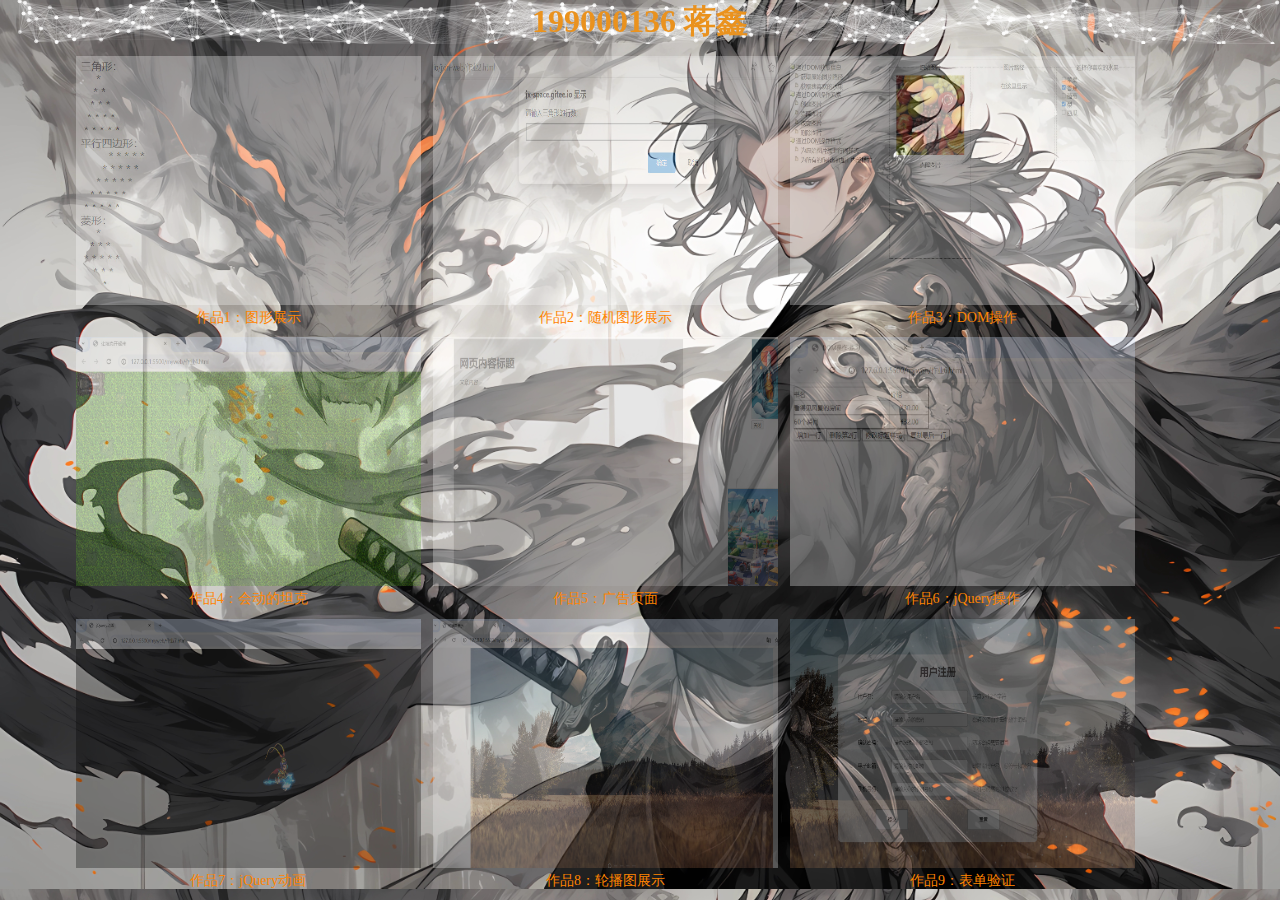
<file: index.html>
<!DOCTYPE html>
<html>
<head>
<meta charset="utf-8">
<title>我的网站</title>
<style>
* { margin: 0; padding: 0;}
a{color: #ff8400;text-decoration: none;}
a:hover{color: #FF0000;}

.mytitle{text-align: center; position: relative; z-index: 1;}
#dowebok { width: 90%; margin: 0 auto; font-size: 14px; position: relative; z-index: 1;}
#dowebok li { float: left; width: 30%; margin-left: 1%; padding-top: 1%; height: 270px;}
#dowebok li img { width: 100%;}
#dowebok li .dt { width: 100%;text-align: center; color: #ff8400;}
#dowebok li{list-style-type: none;}

img {
	width: 30%;
	height: 249px;
}
body {
	background-image: url("img/背景.jpg");
	background-size: cover;
}

img {
	opacity: 0.3;
	transition: 0.7s ease; 
}

img:hover {
   scale: 1.05;
   opacity: 1;
}

span {
	transition: 0.5s ease; 
}
span:hover {
   font-size: 15px;
}

h1 {
   color:rgb(234, 146, 30);
}

#myCanvas {
	position: absolute;
	z-index: -1;
}
</style>

</head>

<body>
	<canvas id="myCanvas"></canvas>
	<h1 class="mytitle">199000136 蒋鑫</h1>
	<ul id="dowebok">
		<li>
			<div><a href="作业1.html"><img data-original="img/作业1.jpg" src="img/作业1.jpg" alt="图片1"></a></div>
			<div class="dt"><a href="作业1.html"><span>作品1：图形展示</span></a></div>
		</li>
		<li>
			<div><a href="作业2.html"><img data-original="img/作业2.jpg" src="img/作业2.jpg" alt="图片2"></a></div>
			<div class="dt"><a href="作业2.html"><span>作品2：随机图形展示</span></a></div>
		</li>
		<li>
			<div><a href="作业3.html"><img data-original="img/作业3.jpg" src="img/作业3.jpg" alt="图片3"></a></div>
			<div class="dt"><a href="作业3.html"><span>作品3：DOM操作</span></a></div>
		</li>
		<li>
			<div><a href="作业4.html"><img data-original="img/作业4.jpg" src="img/作业4.jpg" alt="图片4"></a></div>
			<div class="dt"><a href="作业4.html"><span>作品4：会动的坦克</span></a></div>
		</li>
		<li>
			<div><a href="作业5.html"><img data-original="img/作业5.jpg" src="img/作业5.jpg" alt="图片5"></a></div>
			<div class="dt"><a href="作业5.html"><span>作品5：广告页面</span></a></div>
		</li>
		<li>
			<div><a href="作业6.html"><img data-original="img/作业6.jpg" src="img/作业6.jpg" alt="图片6"></a></div>
			<div class="dt"><a href="作业6.html"><span>作品6：jQuery操作</span></a></div>
		</li>
		<li>
			<div><a href="作业7.html"><img data-original="img/作业7.jpg" src="img/作业7.jpg" alt="图片7"></a></div>
			<div class="dt"><a href="作业7.html"><span>作品7：jQuery动画</span></a></div>
		</li>
		<li>
			<div><a href="作业8.html"><img data-original="img/作业8.jpg" src="img/作业8.jpg" alt="图片8"></a></div>
			<div class="dt"><a href="作业8.html"><span>作品8：轮播图展示</span></a></div>
		</li>
		<li>
			<div><a href="作业9.html"><img data-original="img/作业9.jpg" src="img/作业9.jpg" alt="图片9"></a></div>
			<div class="dt"><a href="作业9.html"><span>作品9：表单验证</span></a></div>
		</li>
	</ul>

	<script>
		//粒子特效
		const canvas = document.getElementById("myCanvas");
		const ctx = canvas.getContext("2d");
		let width = window.innerWidth;
		let height = document.body.clientHeight; // 使用文档的实际高度而非窗口高度
		
		canvas.width = width;
		canvas.height = height;
		
		// 在窗口大小改变时和页面滚动时更新画布尺寸
		function resizeCanvas() {
		    width = window.innerWidth;
		    height = document.body.clientHeight;
		    canvas.width = width;
		    canvas.height = height;
		}
		
		window.addEventListener('resize', resizeCanvas);
		window.addEventListener('scroll', resizeCanvas);
		
		const particles = [];
		const connections = [];
		const particleCount = 300;
		const particleSpeed = 1;
		const particleSize = 2;
		const maxDistance = 100;
		const lightningColor = "#fff";
	
		class Particle {
		constructor() {
			this.x = Math.random() * width;
			this.y = Math.random() * height;
			this.color = "#fff";
			this.angle = Math.random() * 360;
			this.speed = Math.random() * particleSpeed;
			this.opacity = Math.random() * 0.5 + 0.5;
		}
	
		update() {
			this.x += Math.cos(this.angle) * this.speed;
			this.y += Math.sin(this.angle) * this.speed;
	
			if (this.x < 0 || this.x > width || this.y < 0 || this.y > height) {
			this.x = Math.random() * width;
			this.y = Math.random() * height;
			}
		}
	
		draw() {
			ctx.beginPath();
			ctx.arc(this.x, this.y, particleSize, 0, Math.PI * 2);
			ctx.fillStyle = `rgba(255, 255, 255, ${this.opacity})`;
			ctx.fill();
		}
		}
	
		function createParticles() {
		for (let i = 0; i < particleCount; i++) {
			particles.push(new Particle());
		}
		}
	
		function drawConnections() {
		for (let i = 0; i < particles.length; i++) {
			for (let j = i + 1; j < particles.length; j++) {
			const dx = particles[i].x - particles[j].x;
			const dy = particles[i].y - particles[j].y;
			const distance = Math.sqrt(dx * dx + dy * dy);
	
			if (distance < maxDistance) {
				ctx.beginPath();
				ctx.moveTo(particles[i].x, particles[i].y);
				ctx.lineTo(particles[j].x, particles[j].y);
				ctx.strokeStyle = lightningColor;
				ctx.lineWidth = 0.2 * (1 - distance / maxDistance);
				ctx.stroke();
				ctx.closePath();
			}
			}
		}
		}
	
		function animate() {
		ctx.clearRect(0, 0, width, height);
	
		for (const particle of particles) {
			particle.update();
			particle.draw();
		}
	
		drawConnections();
	
		requestAnimationFrame(animate);
		}
	
		document.addEventListener("mousemove", (e) => {
		const mouseX = e.clientX;
		const mouseY = e.clientY;
	
		for (const particle of particles) {
			const dx = mouseX - particle.x;
			const dy = mouseY - particle.y;
			const distance = Math.sqrt(dx * dx + dy * dy);
	
			if (distance < maxDistance) {
			particle.angle = Math.atan2(dy, dx);
			particle.speed = 5;
			} else {
			particle.speed = Math.random() * particleSpeed;
			}
		}
		});
	
		createParticles();
		animate();
	</script>
</body>
</html>
</file>
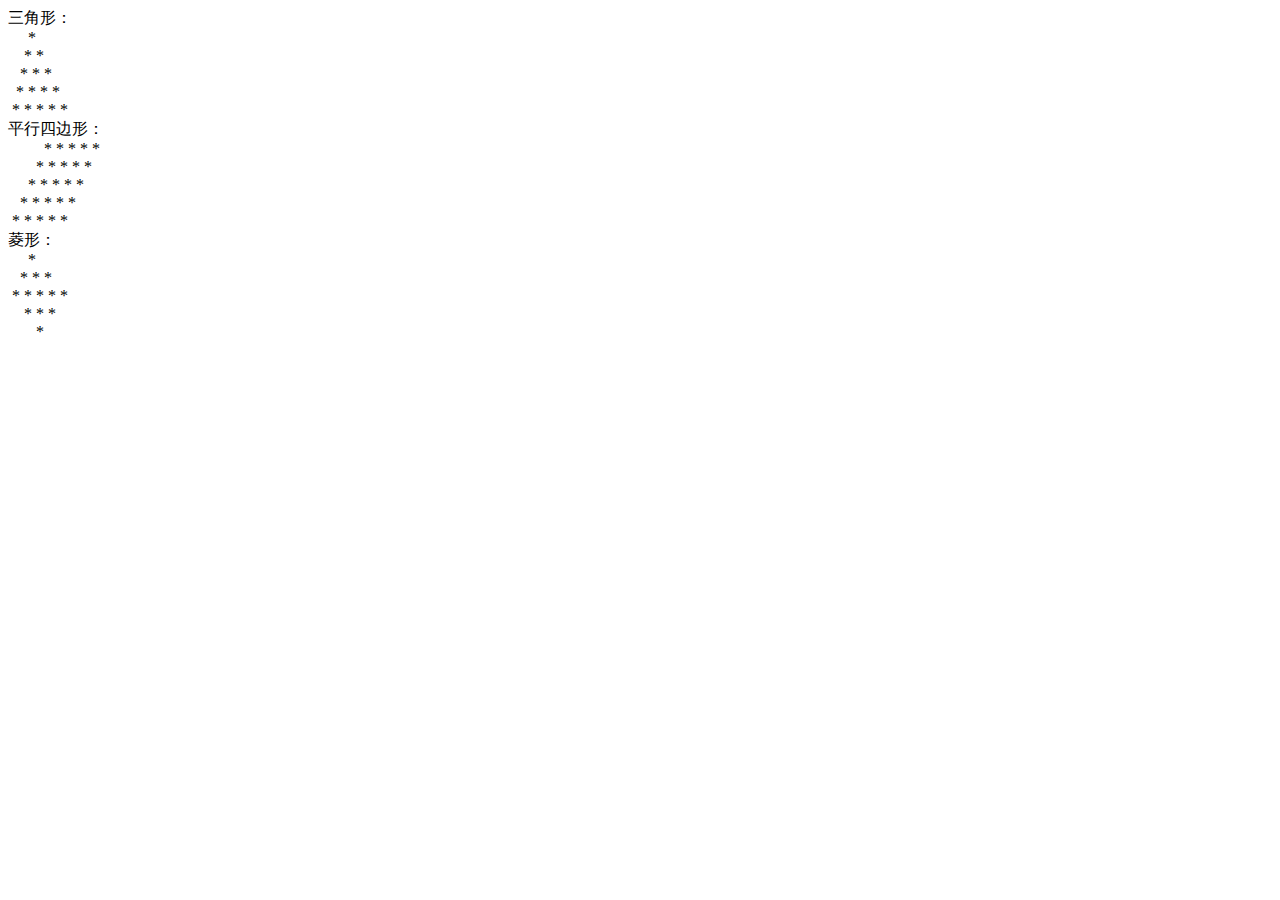
<file: 作业1.html>
<!DOCTYPE html>
<html lang="en">
<head>
    <meta charset="UTF-8">
    <meta name="viewport" content="width=device-width, initial-scale=1.0">
    <title>Document</title>
</head>
<body>
    <script>
        document.write("三角形：<br>");
        for (let i = 1; i <= 5; i++) {
            for (let j = 1; j <= 5 - i; j++) {
                document.write("&nbsp;");
            }
            for (let k = 1; k <= i; k++) {
                document.write("&nbsp;*");
            }
            document.write("<br>");
        }
        // 199000136 蒋鑫
        document.write("平行四边形：<br>");
        for (let i = 1; i <= 5; i++) {
            for (let j = 1; j <= 5 - i; j++) {
                document.write("&nbsp;&nbsp;");
            }
            for (let k = 1; k <= 5; k++) {
                document.write("&nbsp;*");
            }
            document.write("<br>");
        }

        document.write("菱形：<br>");
        for (let i = 1; i <= 3; i++) {
            for (let j = 1; j <= 3 - i; j++) {
                document.write("&nbsp;&nbsp;");
            }
            for (let k = 1; k <= 2*i-1; k++) {
                document.write("&nbsp;*");
            }
            document.write("<br>");
        }

        for (let i = 2; i >= 1; i--) {
            for (let j = 1; j <= 3 - i; j++) {
                document.write("&nbsp;&nbsp;&nbsp;");
            }
            for (let k = 1; k <= 2*i-1; k++) {
                document.write("&nbsp;*");
            }
            document.write("<br>");
        }
    </script>
</body>
</html>
</file>
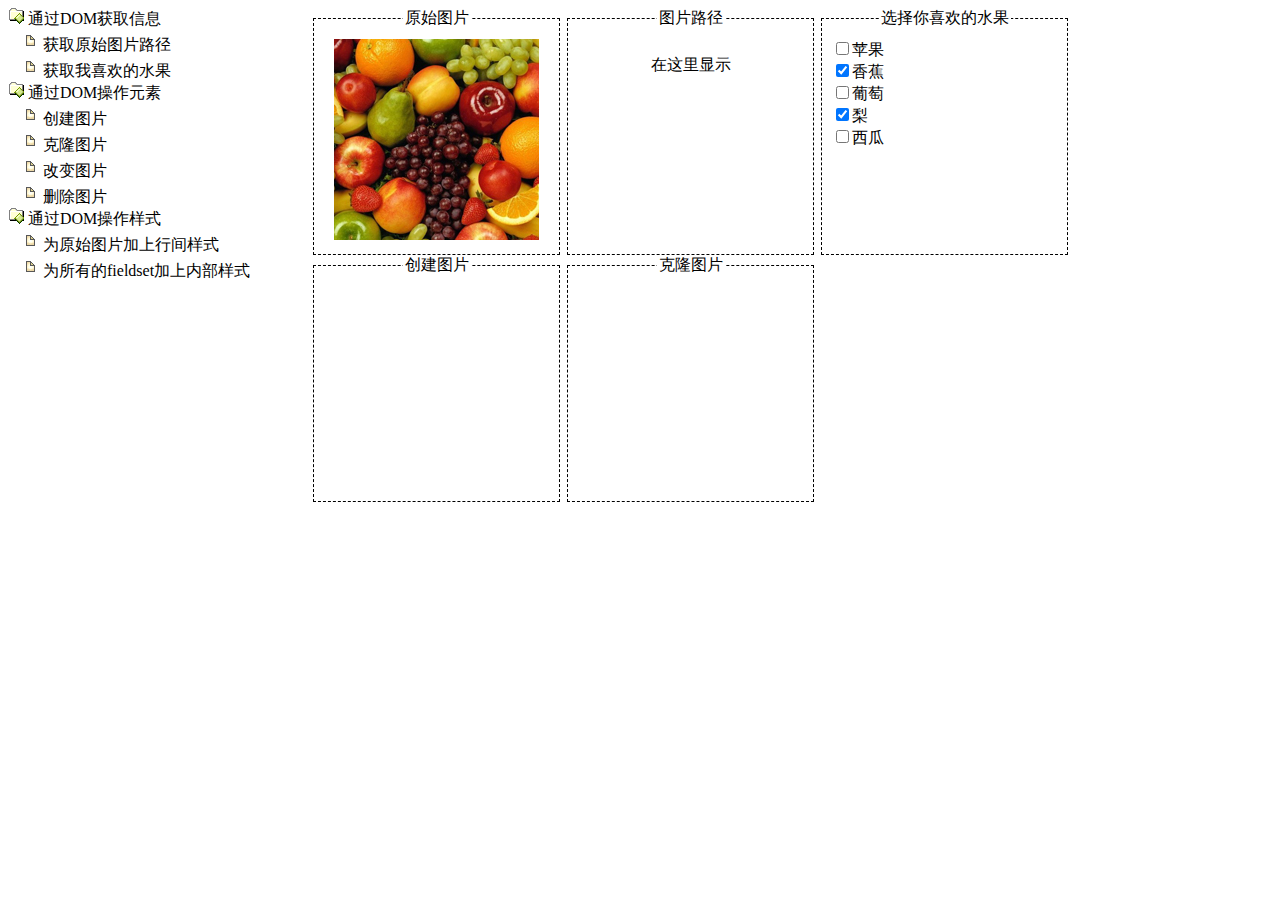
<file: 作业3.html>
<!DOCTYPE html>
<html>
	<head>
		<meta charset="utf-8">
		<title>练习5：DOM操作</title>
		<style type="text/css">
			html,div,ul,li {margin: 0px;padding: 0px;}
			a{cursor: pointer;}
			li {list-style: none;cursor: pointer;}
			fieldset {border: #000 1px dashed;width: 225px;height: 225px;padding: 10px;text-align: center;float: left;margin-left: 5px;}
			#cont_left {width: 300px;height: 500px;float: left;}
			#cont_right {float: left;}
			.newcss1{background-color: yellowgreen;}
		</style>
	</head>
	<body>
		<div id="cont_left">
			<ul><img src="img/fold.gif"><a onclick="show('menu1')"> 通过DOM获取信息 </a>
				<ul id="menu1" class="submenu">
					<li onclick="showImg()"><img src="img/doc.gif">获取原始图片路径</li>
					<li onclick="getFruit()"><img src="img/doc.gif">获取我喜欢的水果</li>
				</ul>
			</ul>

			<ul><img src="img/fold.gif"><a onclick="show('menu2')"> 通过DOM操作元素 </a>
				<ul id="menu2" class="submenu">
					<li onclick="createImg()"><img src="img/doc.gif">创建图片</li>
					<li onclick="cloneImg()"><img src="img/doc.gif">克隆图片</li>
					<li onclick="changeImg()"><img src="img/doc.gif">改变图片</li>
					<li onclick="removeImg()"><img src="img/doc.gif">删除图片</li>
				</ul>
			</ul>

			<ul><img src="img/fold.gif"><a onclick="show('menu3')"> 通过DOM操作样式 </a>
				<ul id="menu3" class="submenu">
					<li onclick="changeCss1()"><img src="img/doc.gif">为原始图片加上行间样式</li>
					<li onclick="changeCss2()"><img src="img/doc.gif">为所有的fieldset加上内部样式</li>
				</ul>
			</ul>

		</div>
		<fieldset>
			<legend>原始图片</legend>
			<img id="fruit" src="img/fruit.jpg" data-relative-path="img/picture.jpg">
		</fieldset>
		<fieldset>
			<legend>图片路径</legend>
			<p id="msg1">在这里显示</p>
		</fieldset>
		<fieldset>
			<legend>选择你喜欢的水果</legend>
			<ul style="text-align: left;">
				<li>
					<input name="enjoy" type="checkbox" value="苹果" />苹果
				</li>
				<li>
					<input name="enjoy" type="checkbox" value="香蕉" checked="checked" />香蕉
				</li>
				<li>
					<input name="enjoy" type="checkbox" value="葡萄" />葡萄
				</li>
				<li>
					<input name="enjoy" type="checkbox" value="梨" checked="checked" />梨
				</li>
				<li>
					<input name="enjoy" type="checkbox" value="西瓜" />西瓜
				</li>
			</ul>
			<div id="msg2" style="margin-top: 10px;text-align: left;"></div>
		</fieldset>
		<fieldset>
			<legend>创建图片</legend>
			<div id="msg3"></div>
		</fieldset>
		<fieldset>
			<legend>克隆图片</legend>
			<div id="msg4"></div>
		</fieldset>
		<script>
			//菜单收缩与扩展(功能升级)
			function show(menuId) {
				let currentMenu = document.getElementById(menuId);
				let allMenus = document.querySelectorAll('.submenu');

				//遍历所有菜单项，关闭除当前菜单外的其他菜单项
				allMenus.forEach(function(menu) {
					if (menu.id !== menuId) {
					menu.style.display = 'none';
					}
				});

				//切换当前菜单项的显示状态
				let currentStatus = currentMenu.style.display;
				currentMenu.style.display = currentStatus === 'none' ? 'block' : 'none';
			}
			
			//获取原始图片路径
			function showImg() {
				//获取图片元素
				let imgElement = document.getElementById('fruit');

				//显示图片路径在页面上
				let imagePathMsg1 = document.getElementById('msg1');
				imagePathMsg1.textContent = imgElement.getAttribute('data-relative-path');
			}
			//获取喜欢的水果
			function getFruit() {
				//创建一个空数组来存储所选水果
				let selectedFruits = [];
				//获取所有被选中的复选框
				let checkboxes = document.querySelectorAll('input[type=checkbox]:checked');
				//遍历被选中的复选框，并将它们的值（水果名称）存储在数组中
				checkboxes.forEach(function(checkbox) {
					selectedFruits.push(checkbox.value);
				});
				//将所选水果的名称显示在页面上，以逗号分隔
				document.getElementById('msg2').textContent = '你喜欢的水果是：' + selectedFruits.join(' ');
			}
			//创建图片
			function createImg() {
				//创建一个图片元素
				let img = document.createElement('img');
				//设置图片的源文件
				img.src = 'img/grape.jpg';
				//获取用于显示图片的元素
				let imageContainer = document.getElementById('msg3');
				//将图片添加到容器中
				imageContainer.appendChild(img);
			}
			//克隆图片
			function cloneImg() {
				//获取原始图片元素
				let originalImage = document.getElementById('fruit');
				//克隆原始图片元素
				let clonedImage = originalImage.cloneNode(true);
				//添加克隆的图片到容器中
				let clonedImagesContainer = document.getElementById('msg4');
				clonedImagesContainer.appendChild(clonedImage);
			}
			//改变图片
			function changeImg() {
				//获取图片元素
				let imageElement = document.getElementById('fruit');
				//更改图片的源文件
				imageElement.src = 'img/grape.jpg';
			}
			//删除图片
			function removeImg() {
				//获取图片元素
				let imageElement = document.getElementById('fruit');
				//获取图片元素的父元素
				let parentElement = imageElement.parentNode;
				//从父元素中移除图片元素
				parentElement.removeChild(imageElement);
			}
			//操作样式1
			function changeCss1(){
				//获取图片元素
				let imageElement = document.getElementById('fruit');
				//添加样式
				imageElement.style.border = '5px solid red';
				imageElement.style.borderRadius = '10px';
			}
			//操作样式2
			function changeCss2(){
				//获取所有的 fieldset 元素
				let fieldsets = document.querySelectorAll('fieldset');
				
				// 遍历所有的 fieldset 元素并为其添加样式
				fieldsets.forEach(function(fieldset) {
					fieldset.style.backgroundColor = 'lightblue';
				});
			}
		</script>
	</body>
</html>
</file>
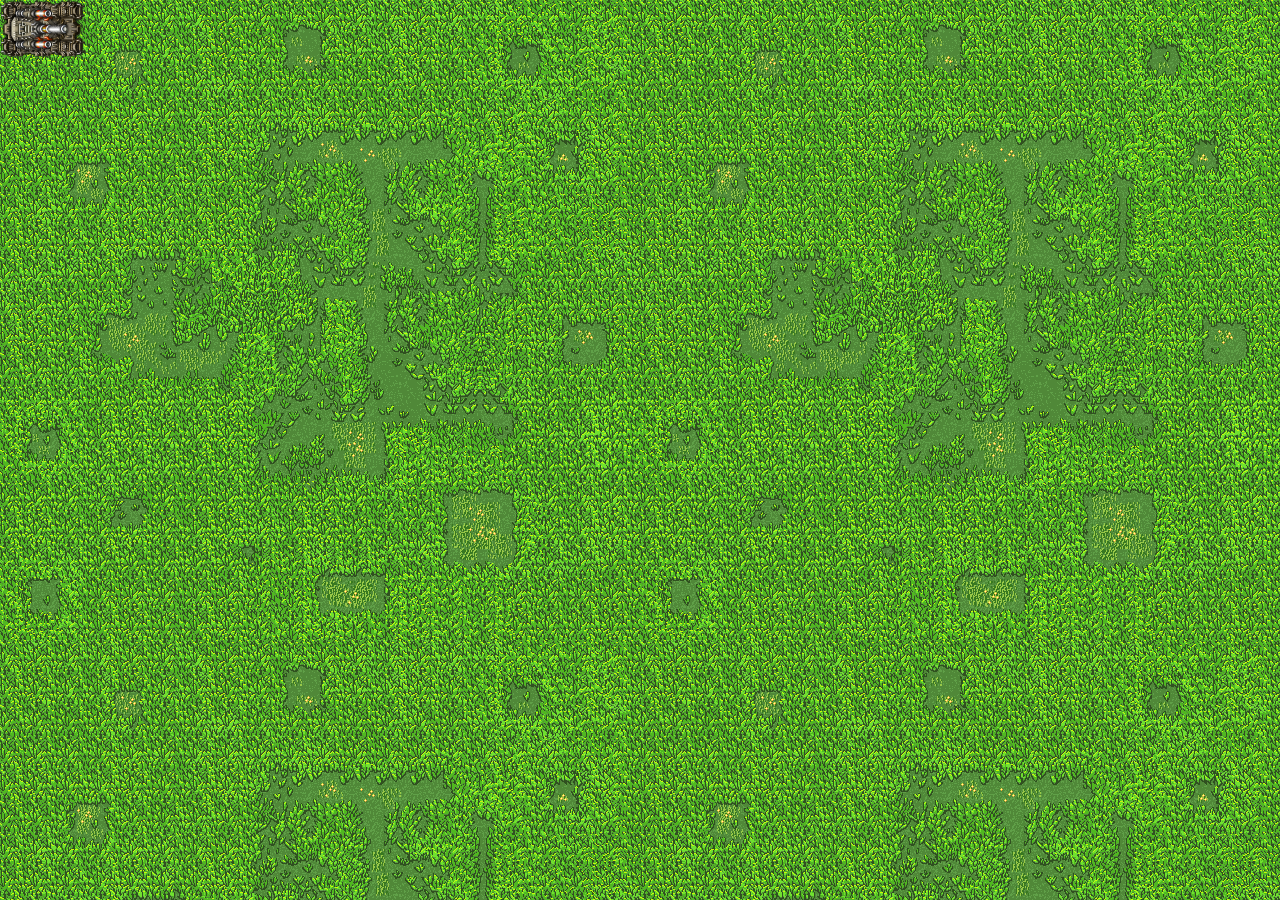
<file: 作业4.html>
<!DOCTYPE html>
<html>
	<head>
		<meta charset="utf-8" />
		<title>让坦克开起来</title>
		<style type="text/css">
			input{font-size: 26px;margin-top: 20px;}
			body{background-image: url(img/grassland.png);}
			#mytank{position: absolute;left: 0px;top: 0px;transition: transform 0.1s;}
		</style>
	</head>
	<!-- 199000136 蒋鑫 -->
	<body>		
		<img id="mytank" src="img/right.png"/>
		<script>
			// 当文档加载完成后，执行后面的函数
			document.addEventListener('DOMContentLoaded', function () {
				let tank = document.getElementById('mytank');
				let tankX = 0; // 初始坦克的X坐标
				let tankY = 0; // 初始坦克的Y坐标
				const speed = 15; // 坦克的移动速度
				const tankWidth = tank.offsetWidth; // 获取坦克的宽度
				const tankHeight = tank.offsetHeight; // 获取坦克的高度
				const viewportWidth = window.innerWidth; // 获取浏览器视口的宽度
				const viewportHeight = window.innerHeight; // 获取浏览器视口的高度

				// 判断坦克方向，并改变位置
				function moveTank(direction) {
					switch (direction) {
						case 'w':
							tank.src = "img/up.png"; // 改变方向
							tankY = Math.max(0, tankY - speed); // 向上移动时，确保不超出上边界
							break;
						case 'a':
							tank.src = "img/left.png"; // 改变方向
							tankX = Math.max(0, tankX - speed); // 向左移动时，确保不超出左边界
							break;
						case 's':
							tank.src = "img/down.png"; // 改变方向
							tankY = Math.min(viewportHeight - tankHeight, tankY + speed); // 向下移动时，确保不超出下边界
							break;
						case 'd':
							tank.src = "img/right.png"; // 改变方向
							tankX = Math.min(viewportWidth - tankWidth, tankX + speed); // 向右移动时，确保不超出右边界
							break;
						default:
							break;
					}
					// 改变位置
					tank.style.transform = `translate(${tankX}px, ${tankY}px)`;
				}

				// 阻止默认右键菜单
				document.addEventListener('contextmenu', function (event) {
					event.preventDefault(); 
				});

				// 控制坦克移动操作（获取按键）
				document.addEventListener('keydown', function (event) {
					const key = event.key.toLowerCase(); // 不区分大小写
					moveTank(key);
				});
			});
		</script>
	</body>
</html>
</file>
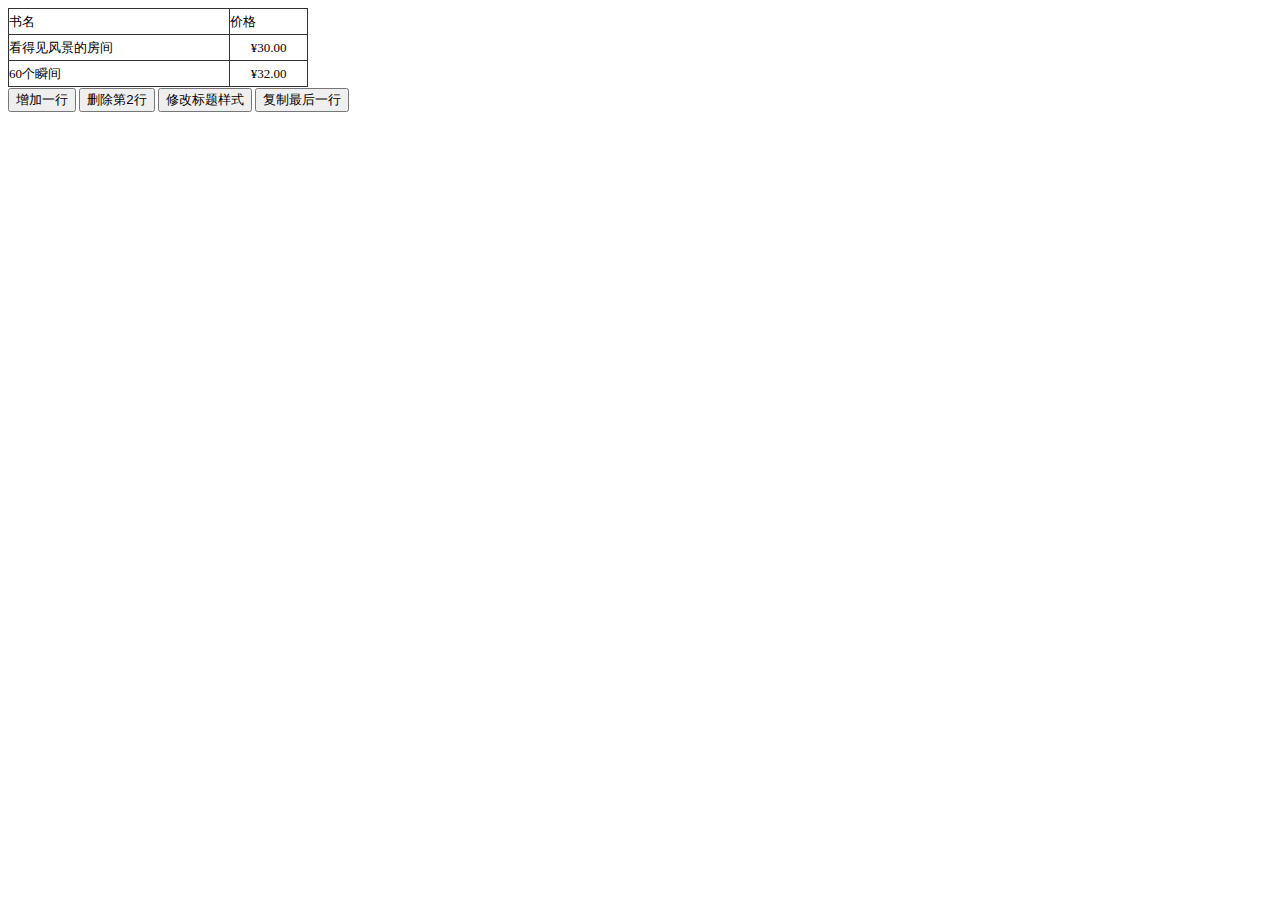
<file: 作业6.html>
<!DOCTYPE html>
<html>

	<head>
		<meta charset="utf-8" />
		<title>DOM操作-练习</title>
		<style type="text/css">
			body {
				font-size: 13px;
				line-height: 25px;
			}
			
			table {
				border-top: 1px solid #333;
				border-left: 1px solid #333;
				width: 300px;
			}
			
			td {
				border-right: 1px solid #333;
				border-bottom: 1px solid #333;
			}
			
			.center {
				text-align: center;
			}
		</style>
		<!-- 199000136 蒋鑫 -->
		<!-- 通过CDN引入jQuery库 -->
		<script src="https://code.jquery.com/jquery-3.6.0.min.js"></script>
		<script>
			//网页DOM加载后执行
			$(document).ready(function(){
				// 增加一行，给b1按钮绑定事件
				$("#b1").click(function(){
					var table = $("#myTable"); //获取id为myTable的标签
					var newRow = $("<tr>"); //设置需要插入的标签
					newRow.append("<td style='text-align:left;'>幸福从天而降</td>"); //添加子元素
					newRow.append("<td>&yen;18.50</td>").attr("align", "center"); 
					table.append(newRow); //在<table>标签里最后面添加<tr>标签
				});
		
				// 删除第二行，给b2按钮绑定事件
				$("#b2").click(function(){
					var row2 = $("table tr:eq(2)"); //获取<tbale>标签里第三个<tr>标签
					row2.remove(); //删除标签
				});
		
				// 修改标题样式，给b3按钮绑定事件
				$("#b3").click(function(){
					//改变id为row1的标签的样式
					$("#row1").css({"font-weight": "bold", "text-align": "center", "background-color": "#cccccc"});
				});
		
				// 复制最后一行，给b4按钮绑定事件
				$("#b4").click(function(){
					var oldRow = $("table tr:last"); //获取<table>标签里最后的<tr>标签
					var newRow = oldRow.clone(); //进行克隆
					$("#myTable").append(newRow); //在<table>标签里最后面添加克隆的标签
				});
			});
		</script>
	</head>

	<body>
		<table border="0" cellspacing="0" cellpadding="0" id="myTable">
			<tr id="row1">
				<td>书名</td>
				<td>价格</td>
			</tr>
			<tr id="row2">
				<td>看得见风景的房间</td>
				<td class="center">&yen;30.00</td>
			</tr>
			<tr id="row3">
				<td>60个瞬间</td>
				<td class="center">&yen;32.00</td>
			</tr>
		</table>
		<input id="b1" type="button" value="增加一行" onclick="addRow()" />
		<input id="b2" type="button" value="删除第2行" onclick="delRow()" />
		<input id="b3" type="button" value="修改标题样式" onclick="updateRow()" />
		<input id="b4" type="button" value="复制最后一行" onclick="copyRow()" />

	</body>

</html>
</file>
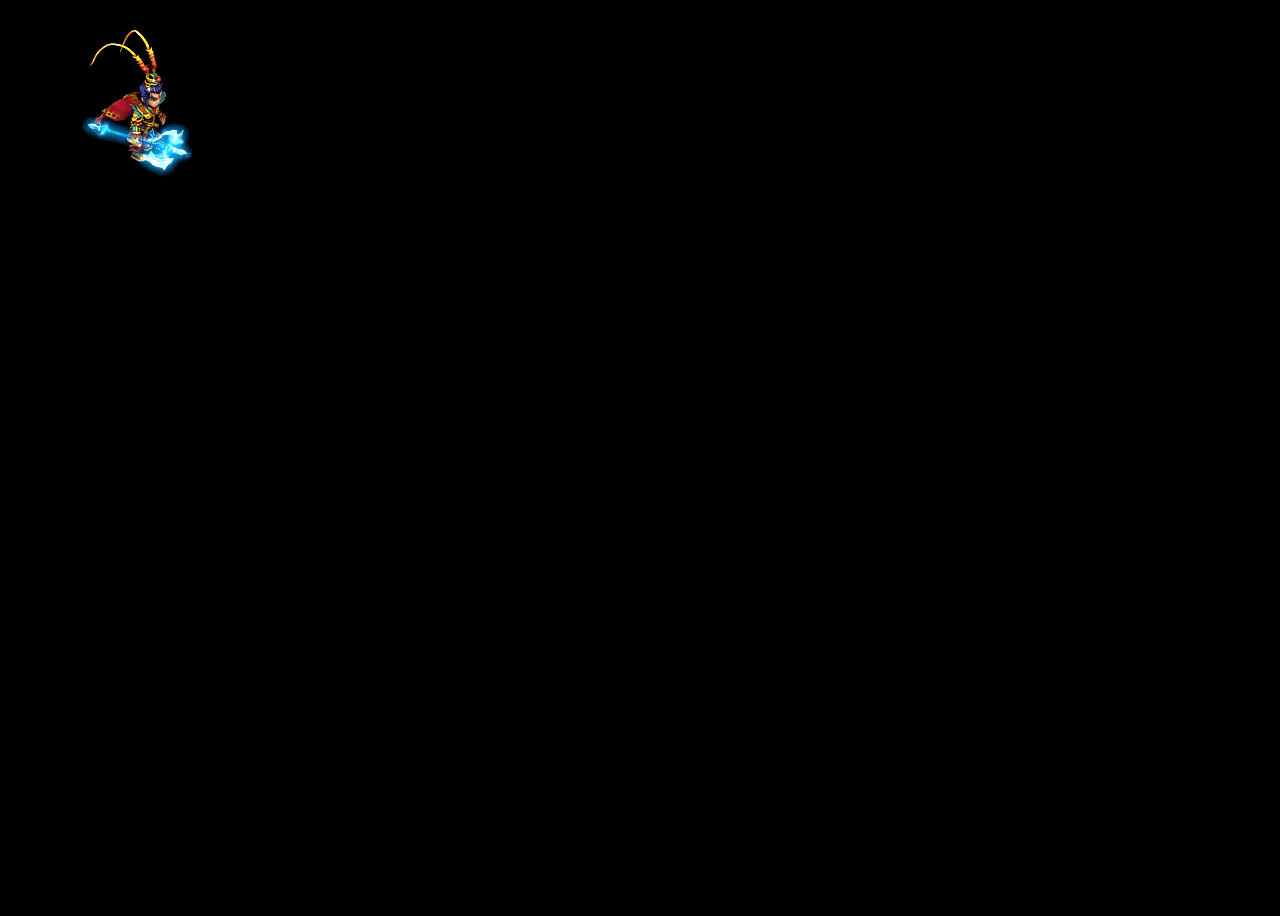
<file: 作业7.html>
<!DOCTYPE html>
<html lang="en">
<head>
    <meta charset="UTF-8">
    <meta name="viewport" content="width=device-width, initial-scale=1.0">
    <title>jQuery动画</title>
    <style>
        body {
            background-color: #000000;
        }
    
        .container{
            position: relative;
            width: 100%;
            height: 100vh;
            overflow: hidden;
        }

        .player {
            position: absolute;
            width: 100;
        }
    </style>
    <!-- 通过CDN引入jQuery库 -->
    <script src="https://code.jquery.com/jquery-3.6.0.min.js"></script>
    <script>
        //199000136 蒋鑫
        $(document).ready(function(){
            $('.container').click(function(event){
                var containerWidth = $(this).width(); // 获取容器高度
                var containerHeight = $(this).height(); // 获取容器高度
                var clickX = event.pageX - $(this).offset().left; // 获取点击位置的水平坐标
                var clickY = event.pageY - $(this).offset().top; // 获取点击位置的垂直坐标
                var image = $('.player'); // 获取图片
                var imageWidth = image.width(); // 获取图片宽度
                var imageHeight = image.height(); // 获取图片高度
                var imageX = parseInt(image.css('left')); // 获取图片水平位置
                var imageY = parseInt(image.css('top')); // 获取图片垂直位置

                // 根据鼠标点击位置和图片当前位置确定移动的方向
                var directionX = clickX > imageX ? 'right' : 'left'; // 判断水平方向的移动方向
                var directionY = clickY > imageY ? 'down' : 'up'; // 判断垂直方向的移动方向

                // 根据移动方向设置新的图片路径
                var newImageSrc = directionX === 'left' ? 'img/gif/player_left.gif' : 'img/gif/player_right.gif';

                // 更换图片
                image.attr('src', newImageSrc);

                // 计算图片应该在的水平位置
                var newImageX = clickX - imageWidth / 2;

                // 限制图片不超出容器水平范围
                newImageX = Math.max(0, Math.min(newImageX, containerWidth - imageWidth));

                // 计算图片应该在的垂直位置
                var newImageY = clickY - imageHeight / 2;

                // 限制图片不超出容器垂直范围
                newImageY = Math.max(0, Math.min(newImageY, containerHeight - imageHeight)); // 限制图片垂直位置

                // 设置图片位置（使用动画效果）
                image.stop().animate({left: newImageX, top: newImageY}, 1500); // 同时设置水平和垂直位置
            });

            $('.player').dblclick(function(){
                var image = $('.player'); // 获取图片
                image.attr('src', 'img/gif/playerbig_right.gif'); //更新图片

                $('.container').click(function(event){
                var containerWidth = $(this).width(); // 获取容器高度
                var containerHeight = $(this).height(); // 获取容器高度
                var clickX = event.pageX - $(this).offset().left; // 获取点击位置的水平坐标
                var clickY = event.pageY - $(this).offset().top; // 获取点击位置的垂直坐标
                var image = $('.player'); // 获取图片
                var imageWidth = image.width(); // 获取图片宽度
                var imageHeight = image.height(); // 获取图片高度
                var imageX = parseInt(image.css('left')); // 获取图片水平位置
                var imageY = parseInt(image.css('top')); // 获取图片垂直位置

                // 根据鼠标点击位置和图片当前位置确定移动的方向
                var directionX = clickX > imageX ? 'right' : 'left'; // 判断水平方向的移动方向
                var directionY = clickY > imageY ? 'down' : 'up'; // 判断垂直方向的移动方向

                // 根据移动方向设置新的图片路径
                var newImageSrc = directionX === 'left' ? 'img/gif/playerbig_left.gif' : 'img/gif/playerbig_right.gif';

                // 更换图片
                image.attr('src', newImageSrc);

                // 计算图片应该在的水平位置
                var newImageX = clickX - imageWidth / 2;

                // 限制图片不超出容器水平范围
                newImageX = Math.max(0, Math.min(newImageX, containerWidth - imageWidth));

                // 计算图片应该在的垂直位置
                var newImageY = clickY - imageHeight / 2;

                // 限制图片不超出容器垂直范围
                newImageY = Math.max(0, Math.min(newImageY, containerHeight - imageHeight)); // 限制图片垂直位置

                // 设置图片位置（使用动画效果）
                image.stop().animate({left: newImageX, top: newImageY}, 1500); // 同时设置水平和垂直位置
            });
            });
        });
    </script>
</head>

<body>
    <div class="container">
        <img class="player" src="img/gif/player_right.gif" alt="right_image">
    </div>
</body>
</html>
</file>
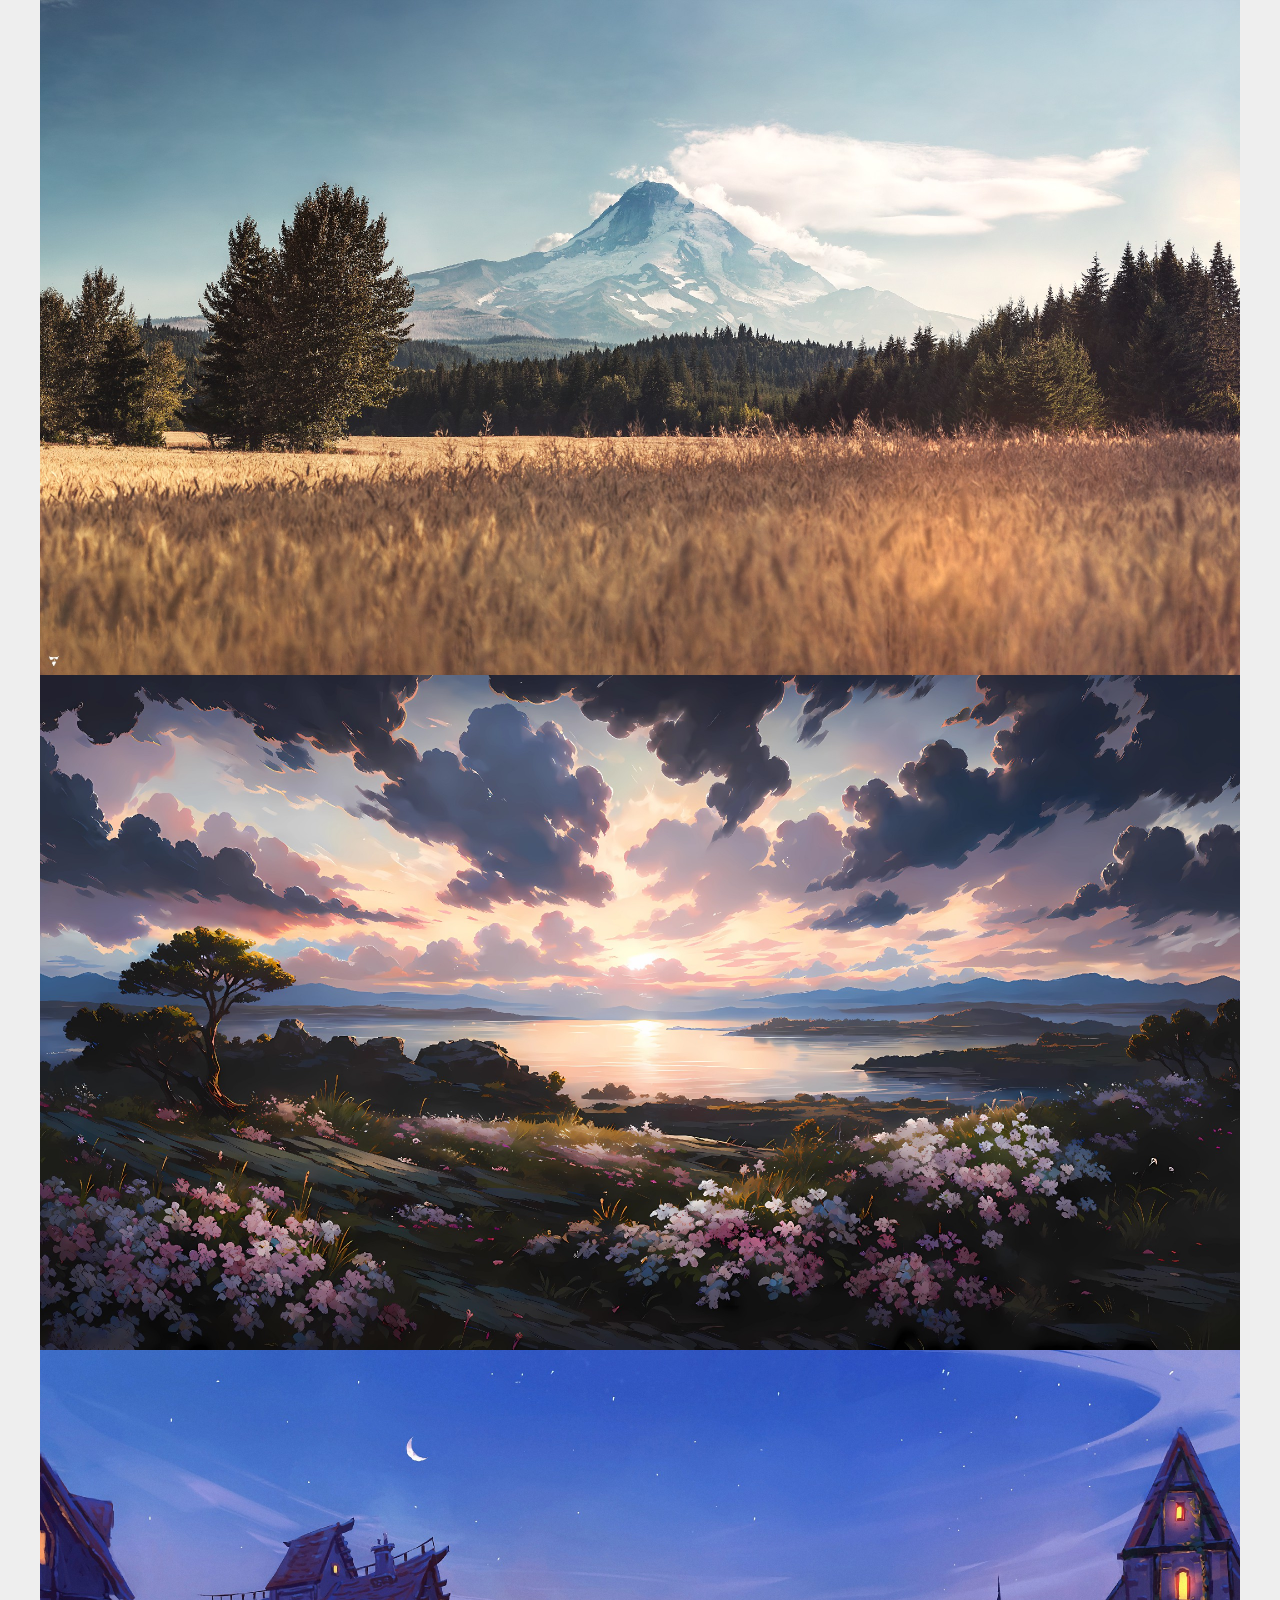
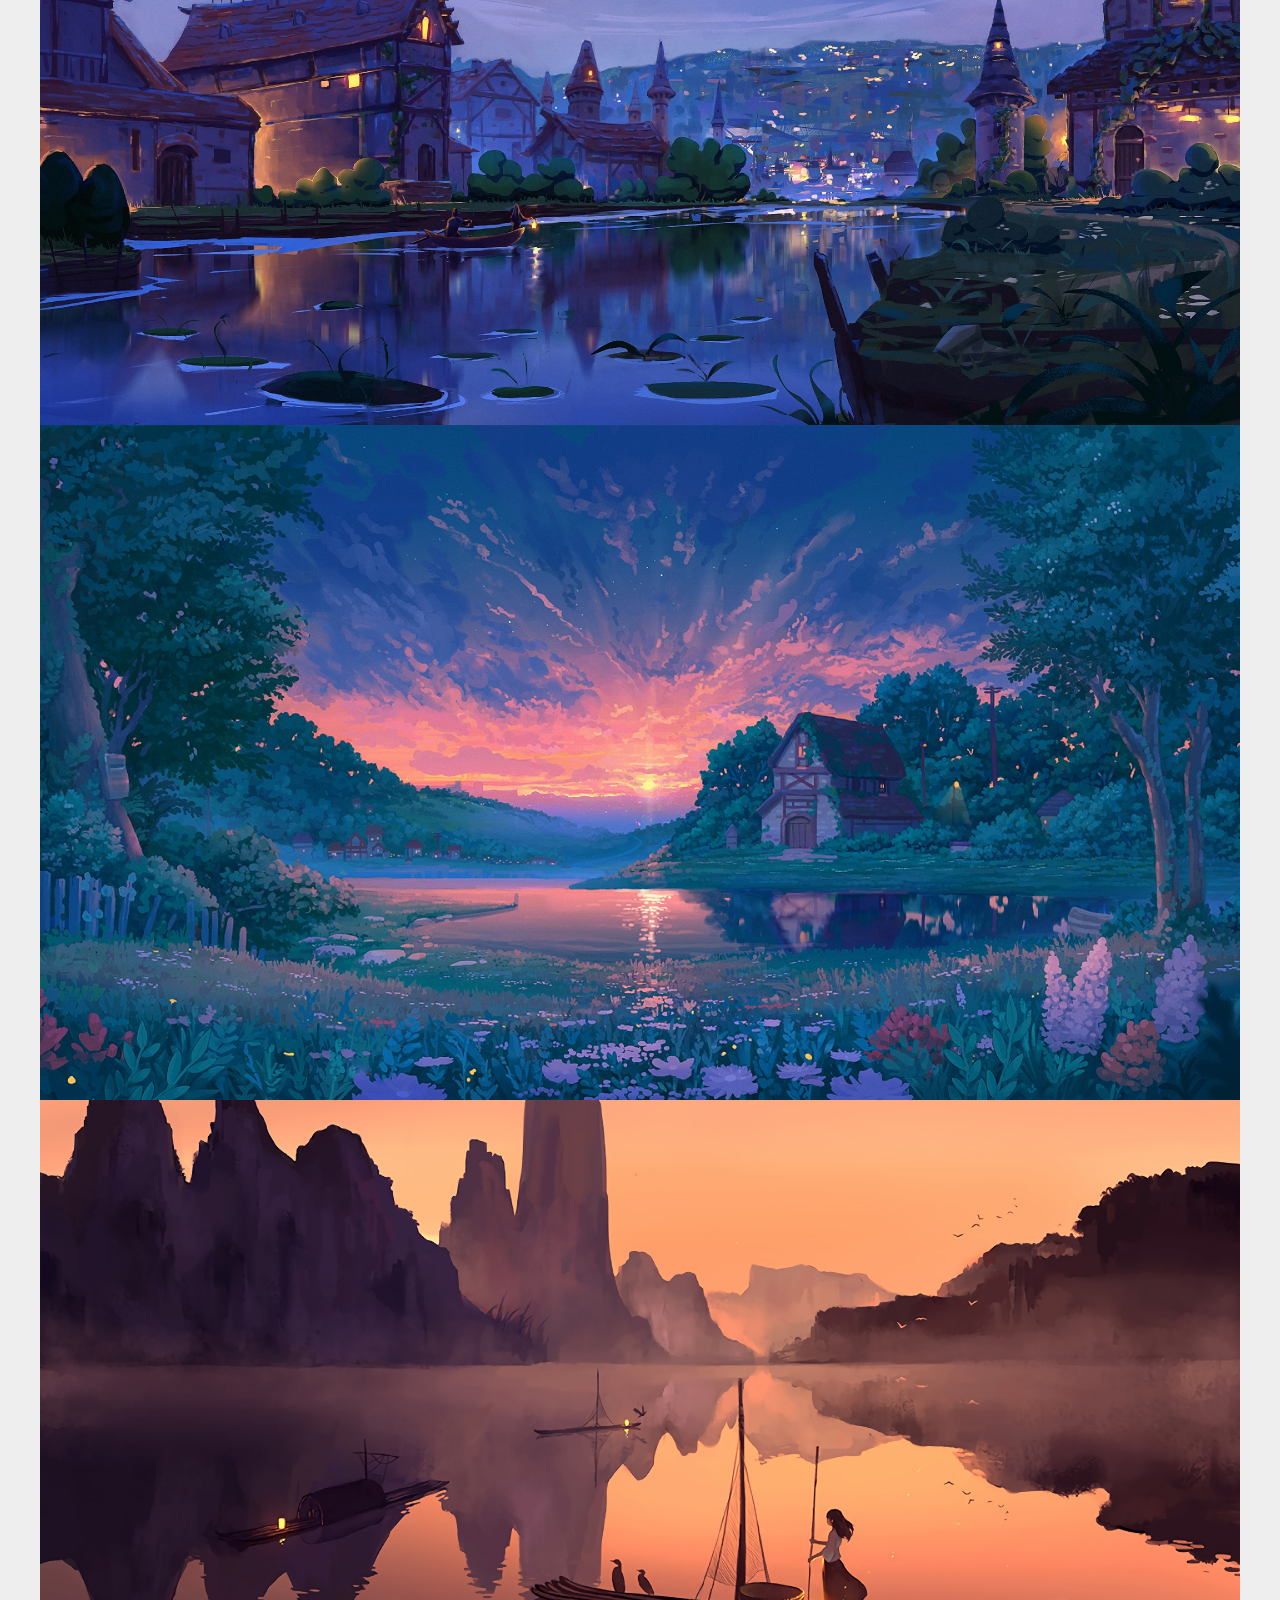
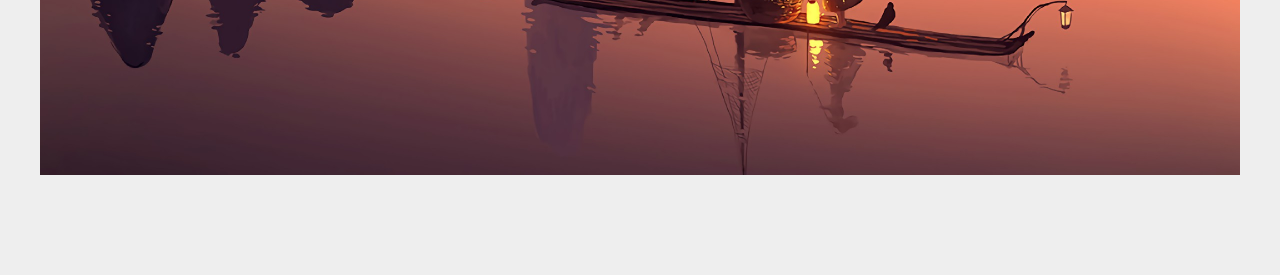
<file: 作业8.html>
<!DOCTYPE html>
<html lang="en">
<head>
<meta charset="utf-8">
<title>轮播图展示</title>
<meta name="viewport" content="width=device-width, initial-scale=1, minimum-scale=1, maximum-scale=1">
<script src="https://www.jq22.com/jquery/jquery-1.10.2.js"></script>
<link rel="stylesheet" href="css/style.css">
</head>
<body>
<div class="main">

    <div class="bannerPc banner-osSlider">
        <ul>
            <li><a href="#"><img src="img/lunbo1.jpg" alt="" title=""/></a> </li>
            <li><a href="#"><img src="img/lunbo2.jpg" alt="" title=""/></a> </li>
            <li><a href="#"><img src="img/lunbo3.jpg" alt="" title=""/> </a></li>
            <li><a href="#"><img src="img/lunbo4.jpg" alt="" title=""/> </a></li>
            <li><a href="#"><img src="img/lunbo5.jpg" alt="" title=""/></a> </li>
        </ul>
    </div>
    <script type="text/javascript" src="js/osSlider.js"></script> 
    <script type="text/javascript">
		$(function () {
		var container = $('.banner-osSlider');
		var lunboImages = container.find('img');
		var img = new Image();
		img.onload = function(){
			var sliderOS = new osSlider({ //开始创建效果
			pNode: container, //容器的选择器
			cNode: 'ul li',
			speed: 4000, //展示时间
			speedRun: 1000, //切换速度
			autoPlay: true
			});
		}
		img.src = lunboImages.attr("src");
	});
    </script> 

    <div style="height:100px"></div>
</div>
</body>
</html>
</file>
<file: css/style.css>
@charset "utf-8";
html, body {
  position: relative;
  height: 100%;
}
body {
  background: #eee;
  font-family: Helvetica Neue, Helvetica, Arial, sans-serif;
  font-size: 14px;
  color:#000;
  margin: 0;
  padding: 0;
}
.main{max-width:1200px; margin: 0 auto;}
.banner{ overflow:hidden;text-align:center;position:relative;}
.banner a{ display:block;}
.banner img{ max-width:100%;}
.banner .bx-wrapper .bx-pager.bx-default-pager a{background:#fff;opacity:0.7; *filter:alpha(opacity=70); filter:progid:DXImageTransform.Microsoft.Alpha(Opacity=70);}
.banner .bx-wrapper .bx-pager.bx-default-pager a:hover, .banner .bx-wrapper .bx-pager.bx-default-pager a.active{background:#f60;opacity:1; *filter:alpha(opacity=100); filter:progid:DXImageTransform.Microsoft.Alpha(Opacity=100);}
.banner .bx-wrapper .bx-prev,.banner .bx-wrapper .bx-next{width:40px; height:60px; top:50%; margin-top:-30px; background:url(../images/slide_bPc.png) no-repeat; visibility:hidden;}
.banner:hover .bx-wrapper .bx-prev,.banner:hover .bx-wrapper .bx-next{ visibility:visible;}
.banner .bx-wrapper .bx-prev{ left:50px; background-position:0 0;}
.banner .bx-wrapper .bx-next{right:50px; background-position:-40px 0;}
/*---------------banner PC-------------------*/
.bannerPc{ text-align:center;}
.bannerPc ul,.bannerPc li{ margin:0; padding:0; list-style:none;}
.bannerPc a{ display:block;}
.bannerPc img{ max-width:100%; vertical-align:middle;}

.banner-swiper1{ background:#212121;}
.banner-swiper1 .swiper-slide.swiper-slide-prev,.banner-swiper1 .swiper-slide.swiper-slide-next{ opacity:0.5;}
.banner-swiper .swiper-pagination-bullets{ bottom:20px !important;}
.banner-swiper .swiper-pagination-bullet{ width:1em; height:2px; background:#fff; opacity:0.5; box-sizing:border-box; border-radius:0; -webkit-border-radius:0; vertical-align:middle;}
.banner-swiper .swiper-pagination-bullet-active{width:1em; height:1em; border:2px solid #fff; background:none; opacity:1;border-radius:50%; -webkit-border-radius:50%;}
.swiper-container-cube .swiper-cube-shadow{ display:none;}
.banner-swiper .swiper-button-prev,.banner-swiper .swiper-button-next{width:40px; height:60px; top:50%; margin-top:-30px; background:url(../images/slide_bPc.png) no-repeat; visibility:hidden;}
.banner-swiper:hover .swiper-button-prev,.banner-swiper:hover .swiper-button-next{ visibility:visible;}
.banner-swiper .swiper-button-prev{ left:50px; background-position:0 0;}
.banner-swiper .swiper-button-next{ right:50px; background-position:-40px 0;}
.banner-swiper2  .swiper-slide {width: 65%;box-shadow: 0 8px 30px rgba(255,255,255,0.2);}
.banner-swiper3 .preview{background:#212121}
.banner-swiper3 .preview li{ /*width:20%;*/ cursor:pointer; opacity:0.4;  }
.banner-swiper3 .preview li img{ width:100%; height:100%; max-height:120px;}
.banner-swiper3 .preview li.active-nav{ opacity:1;}

.banner-osSlider{ margin:0 auto;}
.banner-osSlider .slider-btn-prev,.banner-osSlider .slider-btn-next{ position:absolute; z-index:99; cursor:pointer;width:40px; height:60px; top:50%; margin-top:-30px; background:url(../images/slide_bPc.png) no-repeat; text-indent:-9999px; overflow:hidden; visibility:hidden;}
.banner-osSlider:hover .slider-btn-prev,.banner-osSlider:hover .slider-btn-next{ visibility:visible;}
.banner-osSlider .slider-btn-prev{left:50px; background-position:0 0;}
.banner-osSlider .slider-btn-next{right:50px; background-position:-40px 0;}
.banner-osSlider .slider-nav{position:absolute; z-index:99; left:0; right:0; bottom:20px; text-align:center;}
.banner-osSlider .slider-nav li{ display:inline-block; width:1em; height:2px; cursor:pointer; background:#fff; opacity:0.5; box-sizing:border-box; border-radius:0; -webkit-border-radius:0; vertical-align:middle; text-indent:-9999px; overflow:hidden; margin:0 5px;}
.banner-osSlider .slider-nav li.active{width:1em; height:1em; border:2px solid #fff; background:none; opacity:1;border-radius:50%; -webkit-border-radius:50%;}
.banner-osSlider .cvNode img{ max-width:none; }

.banner-ccslide .control-links{position:absolute; z-index:99; left:0; right:0;top:auto; bottom:20px; text-align:center;}
.banner-ccslide .control-links li{ display:inline-block; width:1em; height:2px; cursor:pointer; background:#fff; opacity:0.5; box-sizing:border-box; border-radius:0; -webkit-border-radius:0; vertical-align:middle; text-indent:-9999px; overflow:hidden; margin:0 5px;}
.banner-ccslide .control-links li.active{width:1em; height:1em; border:2px solid #fff; background:none; opacity:1;border-radius:50%; -webkit-border-radius:50%;}
.banner-ccslide .slider-nav.prev,.banner-ccslide .slider-nav.next{ position:absolute;width:40px; height:60px; top:50%; margin-top:-30px; background:url(../images/slide_bPc.png) no-repeat; text-indent:-9999px; overflow:hidden; visibility:hidden;}
.banner-ccslide:hover .slider-nav.prev,.banner-ccslide:hover .slider-nav.next{ visibility:visible;}
.banner-ccslide .slider-nav.prev{left:50px; background-position:0 0;}
.banner-ccslide .slider-nav.next{right:50px; background-position:-40px 0;}
.banner-ccslide .shadow{ display:none;}
.banner-ccslide .slider-link{ width:100%; height:100%;}

.banner-html5zoo{ /*overflow:hidden;*/}
.banner-html5zoo .html5zoo-arrow-left-0,.banner-html5zoo .html5zoo-arrow-right-0{width:40px !important; height:60px !important; top:50% !important; margin-top:-30px !important; background:url(../images/slide_bPc.png) no-repeat !important;display:block !important; visibility:hidden;}
.banner-html5zoo:hover .html5zoo-arrow-left-0,.banner-html5zoo:hover .html5zoo-arrow-right-0{ visibility:visible;}
.banner-html5zoo .html5zoo-arrow-left-0{left:50px !important; background-position:0 0 !important;}
.banner-html5zoo .html5zoo-arrow-right-0{right:50px !important; background-position:-40px 0 !important;}
.banner-html5zoo .html5zoo-arrow-left-1,.banner-html5zoo .html5zoo-arrow-right-1{width:40px !important; height:60px !important; top:50% !important; margin-top:-30px !important; background:url(../images/slide_bPc.png) no-repeat !important;display:block !important; visibility:hidden;}
.banner-html5zoo:hover .html5zoo-arrow-left-1,.banner-html5zoo:hover .html5zoo-arrow-right-1{ visibility:visible;}
.banner-html5zoo .html5zoo-arrow-left-1{left:50px !important; background-position:0 0 !important;}
.banner-html5zoo .html5zoo-arrow-right-1{right:50px !important; background-position:-40px 0 !important;}
.banner-html5zoo .html5zoo-nav{ text-align:center;}
.banner-html5zoo .html5zoo-bullet-span{ width:1em !important; height:2px !important; float:none !important; display:inline-block; background:#fff !important; opacity:0.5; box-sizing:border-box; border-radius:0; -webkit-border-radius:0; margin:0 5px !important; vertical-align:middle;}
.banner-html5zoo .html5zoo-bullet-span.active{width:1em !important; height:1em !important; border:2px solid #fff; background:none !important; opacity:1;border-radius:50%; -webkit-border-radius:50%;}
</file>
